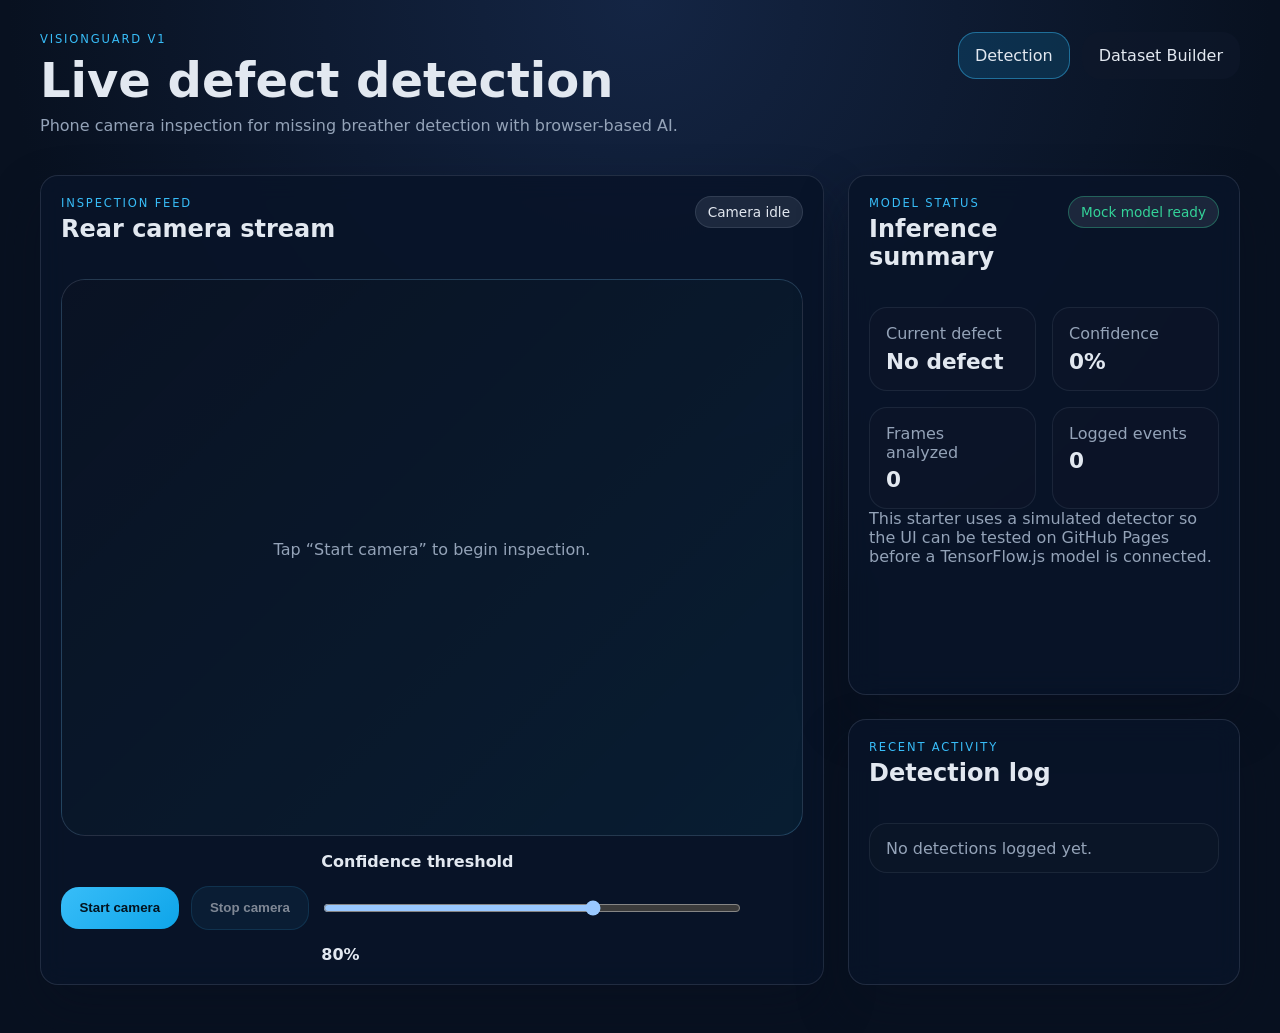
<file: index.html>
<!DOCTYPE html>
<html lang="en">
  <head>
    <meta charset="UTF-8" />
    <meta name="viewport" content="width=device-width, initial-scale=1.0" />
    <title>VisionGuard | Live Detection</title>
    <link rel="stylesheet" href="styles.css" />
  </head>
  <body>
    <div class="shell">
      <header class="topbar">
        <div>
          <p class="eyebrow">VisionGuard V1</p>
          <h1>Live defect detection</h1>
          <p class="subtitle">Phone camera inspection for missing breather detection with browser-based AI.</p>
        </div>
        <nav class="nav">
          <a class="nav-link active" href="index.html">Detection</a>
          <a class="nav-link" href="data.html">Dataset Builder</a>
        </nav>
      </header>

      <main class="grid-layout">
        <section class="panel viewer-panel">
          <div class="panel-header">
            <div>
              <p class="panel-kicker">Inspection feed</p>
              <h2>Rear camera stream</h2>
            </div>
            <span id="camera-status" class="badge muted">Camera idle</span>
          </div>

          <div class="video-stage">
            <video id="camera" playsinline muted></video>
            <canvas id="overlay"></canvas>
            <div id="empty-state" class="empty-state">
              <p>Tap “Start camera” to begin inspection.</p>
            </div>
          </div>

          <div class="controls">
            <button id="start-camera" class="button primary">Start camera</button>
            <button id="stop-camera" class="button secondary" disabled>Stop camera</button>
            <label class="threshold-control" for="threshold">
              Confidence threshold
              <input id="threshold" type="range" min="0.5" max="0.95" step="0.05" value="0.8" />
              <span id="threshold-value">80%</span>
            </label>
          </div>
        </section>

        <aside class="stack">
          <section class="panel">
            <div class="panel-header">
              <div>
                <p class="panel-kicker">Model status</p>
                <h2>Inference summary</h2>
              </div>
              <span id="model-state" class="badge success">Mock model ready</span>
            </div>
            <dl class="stats-grid">
              <div>
                <dt>Current defect</dt>
                <dd id="defect-label">No defect</dd>
              </div>
              <div>
                <dt>Confidence</dt>
                <dd id="defect-confidence">0%</dd>
              </div>
              <div>
                <dt>Frames analyzed</dt>
                <dd id="frame-count">0</dd>
              </div>
              <div>
                <dt>Logged events</dt>
                <dd id="event-count">0</dd>
              </div>
            </dl>
            <p class="helper-text">This starter uses a simulated detector so the UI can be tested on GitHub Pages before a TensorFlow.js model is connected.</p>
          </section>

          <section class="panel">
            <div class="panel-header">
              <div>
                <p class="panel-kicker">Recent activity</p>
                <h2>Detection log</h2>
              </div>
            </div>
            <ul id="detection-log" class="event-list">
              <li class="empty-list">No detections logged yet.</li>
            </ul>
          </section>
        </aside>
      </main>
    </div>

    <script type="module" src="js/detect.js"></script>
  </body>
</html>
</file>
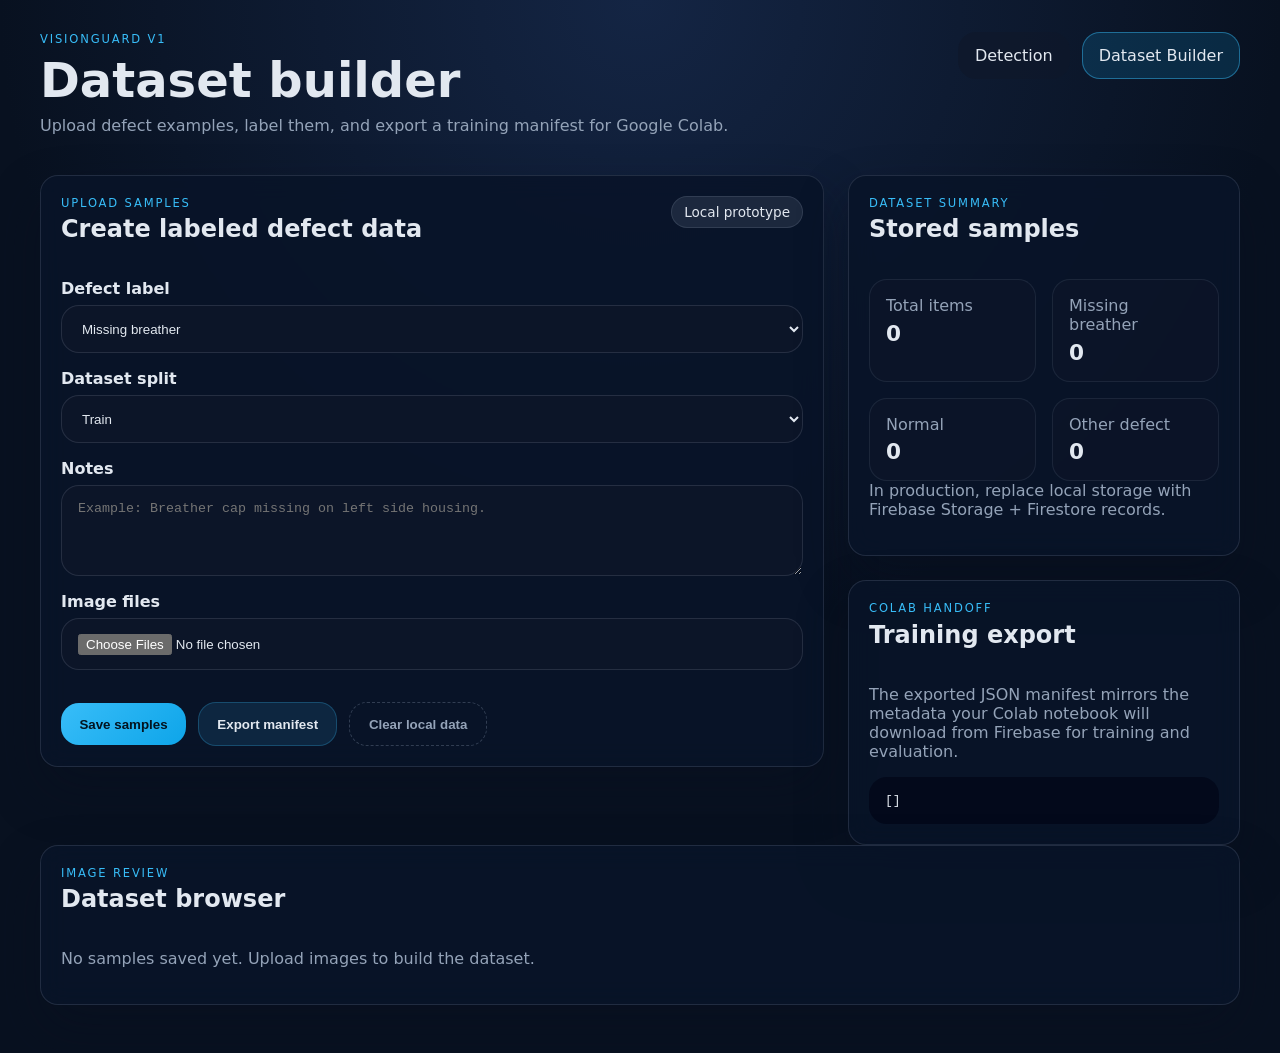
<file: data.html>
<!DOCTYPE html>
<html lang="en">
  <head>
    <meta charset="UTF-8" />
    <meta name="viewport" content="width=device-width, initial-scale=1.0" />
    <title>VisionGuard | Dataset Builder</title>
    <link rel="stylesheet" href="styles.css" />
  </head>
  <body>
    <div class="shell">
      <header class="topbar">
        <div>
          <p class="eyebrow">VisionGuard V1</p>
          <h1>Dataset builder</h1>
          <p class="subtitle">Upload defect examples, label them, and export a training manifest for Google Colab.</p>
        </div>
        <nav class="nav">
          <a class="nav-link" href="index.html">Detection</a>
          <a class="nav-link active" href="data.html">Dataset Builder</a>
        </nav>
      </header>

      <main class="grid-layout data-grid">
        <section class="panel">
          <div class="panel-header">
            <div>
              <p class="panel-kicker">Upload samples</p>
              <h2>Create labeled defect data</h2>
            </div>
            <span class="badge muted">Local prototype</span>
          </div>

          <form id="dataset-form" class="form-stack">
            <label>
              Defect label
              <select id="label" required>
                <option value="missing_breather">Missing breather</option>
                <option value="normal">Normal</option>
                <option value="other_defect">Other defect</option>
              </select>
            </label>

            <label>
              Dataset split
              <select id="split" required>
                <option value="train">Train</option>
                <option value="val">Validation</option>
                <option value="test">Test</option>
              </select>
            </label>

            <label>
              Notes
              <textarea id="notes" rows="4" placeholder="Example: Breather cap missing on left side housing."></textarea>
            </label>

            <label>
              Image files
              <input id="images" type="file" accept="image/*" multiple required />
            </label>

            <div class="controls">
              <button class="button primary" type="submit">Save samples</button>
              <button id="export-manifest" class="button secondary" type="button">Export manifest</button>
              <button id="clear-dataset" class="button ghost" type="button">Clear local data</button>
            </div>
          </form>
        </section>

        <aside class="stack">
          <section class="panel">
            <div class="panel-header">
              <div>
                <p class="panel-kicker">Dataset summary</p>
                <h2>Stored samples</h2>
              </div>
            </div>
            <dl class="stats-grid">
              <div>
                <dt>Total items</dt>
                <dd id="sample-count">0</dd>
              </div>
              <div>
                <dt>Missing breather</dt>
                <dd id="missing-count">0</dd>
              </div>
              <div>
                <dt>Normal</dt>
                <dd id="normal-count">0</dd>
              </div>
              <div>
                <dt>Other defect</dt>
                <dd id="other-count">0</dd>
              </div>
            </dl>
            <p class="helper-text">In production, replace local storage with Firebase Storage + Firestore records.</p>
          </section>

          <section class="panel">
            <div class="panel-header">
              <div>
                <p class="panel-kicker">Colab handoff</p>
                <h2>Training export</h2>
              </div>
            </div>
            <p class="helper-text">The exported JSON manifest mirrors the metadata your Colab notebook will download from Firebase for training and evaluation.</p>
            <pre id="manifest-preview" class="manifest-preview">[]</pre>
          </section>
        </aside>
      </main>

      <section class="panel">
        <div class="panel-header">
          <div>
            <p class="panel-kicker">Image review</p>
            <h2>Dataset browser</h2>
          </div>
        </div>
        <div id="dataset-gallery" class="gallery empty-gallery">
          <p>No samples saved yet. Upload images to build the dataset.</p>
        </div>
      </section>
    </div>

    <script type="module" src="js/data-manager.js"></script>
  </body>
</html>
</file>
<file: styles.css>
:root {
  color-scheme: dark;
  --bg: #081120;
  --panel: rgba(9, 20, 40, 0.88);
  --panel-border: rgba(148, 163, 184, 0.18);
  --text: #e2e8f0;
  --muted: #94a3b8;
  --primary: #38bdf8;
  --primary-strong: #0ea5e9;
  --danger: #fb7185;
  --success: #34d399;
  --warning: #fbbf24;
  --shadow: 0 24px 50px rgba(8, 15, 30, 0.45);
}

* {
  box-sizing: border-box;
}

body {
  margin: 0;
  min-height: 100vh;
  font-family: Inter, system-ui, -apple-system, BlinkMacSystemFont, "Segoe UI", sans-serif;
  background: radial-gradient(circle at top, #142544 0%, var(--bg) 52%);
  color: var(--text);
}

.shell {
  width: min(1200px, calc(100% - 2rem));
  margin: 0 auto;
  padding: 2rem 0 3rem;
}

.topbar,
.panel,
.button,
.nav-link,
.badge,
input,
select,
textarea,
.manifest-preview,
.gallery-item img {
  border-radius: 18px;
}

.topbar {
  display: flex;
  justify-content: space-between;
  align-items: flex-start;
  gap: 1rem;
  margin-bottom: 1.5rem;
}

.eyebrow,
.panel-kicker {
  text-transform: uppercase;
  letter-spacing: 0.16em;
  font-size: 0.72rem;
  color: var(--primary);
  margin: 0 0 0.35rem;
}

h1,
h2,
p {
  margin-top: 0;
}

h1 {
  margin-bottom: 0.5rem;
  font-size: clamp(2rem, 4vw, 3rem);
}

.subtitle,
.helper-text,
dt {
  color: var(--muted);
}

.nav {
  display: flex;
  gap: 0.75rem;
  flex-wrap: wrap;
}

.nav-link {
  color: var(--text);
  text-decoration: none;
  padding: 0.8rem 1rem;
  background: rgba(15, 23, 42, 0.65);
  border: 1px solid transparent;
}

.nav-link.active {
  border-color: rgba(56, 189, 248, 0.45);
  background: rgba(14, 165, 233, 0.16);
}

.grid-layout {
  display: grid;
  grid-template-columns: 2fr 1fr;
  gap: 1.5rem;
}

.data-grid {
  align-items: start;
}

.stack {
  display: grid;
  gap: 1.5rem;
}

.panel {
  background: var(--panel);
  border: 1px solid var(--panel-border);
  padding: 1.25rem;
  box-shadow: var(--shadow);
  backdrop-filter: blur(12px);
}

.panel-header {
  display: flex;
  align-items: flex-start;
  justify-content: space-between;
  gap: 1rem;
  margin-bottom: 1rem;
}

.badge {
  display: inline-flex;
  align-items: center;
  padding: 0.45rem 0.75rem;
  font-size: 0.85rem;
  white-space: nowrap;
  background: rgba(148, 163, 184, 0.14);
  border: 1px solid rgba(148, 163, 184, 0.18);
}

.badge.success {
  color: var(--success);
  border-color: rgba(52, 211, 153, 0.35);
}

.badge.alert {
  color: var(--danger);
  border-color: rgba(251, 113, 133, 0.35);
}

.video-stage {
  position: relative;
  aspect-ratio: 4 / 3;
  overflow: hidden;
  background: linear-gradient(135deg, rgba(15, 23, 42, 0.92), rgba(12, 74, 110, 0.55));
  border-radius: 24px;
  border: 1px solid rgba(148, 163, 184, 0.18);
}

video,
canvas {
  position: absolute;
  inset: 0;
  width: 100%;
  height: 100%;
  object-fit: cover;
}

.empty-state {
  position: absolute;
  inset: 0;
  display: grid;
  place-items: center;
  text-align: center;
  color: var(--muted);
  background: rgba(8, 17, 32, 0.58);
  z-index: 2;
}

.controls,
.threshold-control {
  display: flex;
  gap: 0.75rem;
  flex-wrap: wrap;
  align-items: center;
}

.controls {
  margin-top: 1rem;
}

.button {
  border: 0;
  padding: 0.85rem 1.15rem;
  font-weight: 700;
  cursor: pointer;
}

.button:disabled {
  opacity: 0.55;
  cursor: not-allowed;
}

.button.primary {
  background: linear-gradient(135deg, var(--primary), var(--primary-strong));
  color: #03131f;
}

.button.secondary {
  background: rgba(56, 189, 248, 0.12);
  color: var(--text);
  border: 1px solid rgba(56, 189, 248, 0.25);
}

.button.ghost {
  background: transparent;
  color: var(--muted);
  border: 1px dashed rgba(148, 163, 184, 0.3);
}

.stats-grid {
  display: grid;
  grid-template-columns: repeat(2, minmax(0, 1fr));
  gap: 1rem;
  margin: 0;
}

.stats-grid div {
  padding: 1rem;
  border-radius: 18px;
  background: rgba(15, 23, 42, 0.55);
  border: 1px solid rgba(148, 163, 184, 0.12);
}

dd {
  margin: 0.35rem 0 0;
  font-size: 1.35rem;
  font-weight: 700;
}

.event-list {
  list-style: none;
  margin: 0;
  padding: 0;
  display: grid;
  gap: 0.85rem;
}

.event-list li {
  padding: 0.9rem 1rem;
  border-radius: 18px;
  background: rgba(15, 23, 42, 0.52);
  border: 1px solid rgba(148, 163, 184, 0.12);
}

.empty-list,
.empty-gallery {
  color: var(--muted);
}

.form-stack {
  display: grid;
  gap: 1rem;
}

label {
  display: grid;
  gap: 0.45rem;
  font-weight: 600;
}

input,
select,
textarea {
  width: 100%;
  padding: 0.9rem 1rem;
  border: 1px solid rgba(148, 163, 184, 0.18);
  background: rgba(15, 23, 42, 0.75);
  color: var(--text);
}

.gallery {
  display: grid;
  grid-template-columns: repeat(auto-fit, minmax(220px, 1fr));
  gap: 1rem;
}

.gallery-item {
  overflow: hidden;
  border-radius: 24px;
  background: rgba(15, 23, 42, 0.6);
  border: 1px solid rgba(148, 163, 184, 0.14);
}

.gallery-item img {
  width: 100%;
  aspect-ratio: 4 / 3;
  object-fit: cover;
  display: block;
}

.gallery-item-content {
  padding: 0.9rem 1rem 1rem;
}

.tag-row {
  display: flex;
  gap: 0.5rem;
  flex-wrap: wrap;
  margin-bottom: 0.65rem;
}

.tag {
  display: inline-flex;
  padding: 0.3rem 0.65rem;
  border-radius: 999px;
  font-size: 0.75rem;
  background: rgba(56, 189, 248, 0.12);
  color: var(--primary);
  border: 1px solid rgba(56, 189, 248, 0.2);
}

.manifest-preview {
  margin: 0;
  padding: 1rem;
  background: rgba(2, 6, 23, 0.7);
  overflow: auto;
  max-height: 320px;
}

@media (max-width: 900px) {
  .topbar,
  .grid-layout {
    grid-template-columns: 1fr;
    display: grid;
  }

  .topbar {
    gap: 1.25rem;
  }

  .nav {
    width: 100%;
  }

  .nav-link {
    flex: 1;
    text-align: center;
  }
}
</file>
